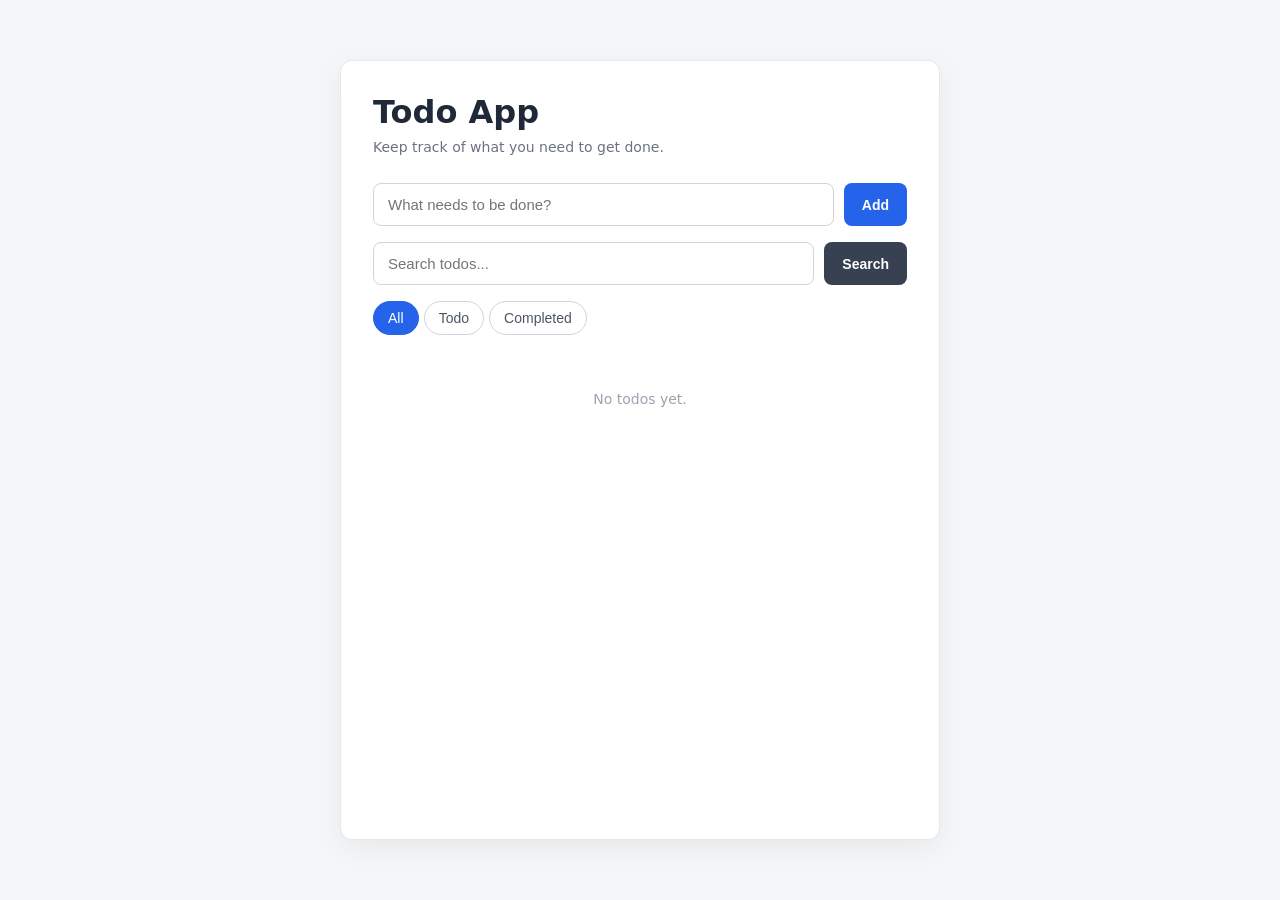
<file: machine-coding/1-todo-app/index.html>
<!doctype html>
<html lang="en">
    <head>
        <meta charset="UTF-8" />
        <meta name="viewport" content="width=device-width, initial-scale=1.0" />

        <title>Todo App Practice</title>

        <link rel="stylesheet" href="style.css" />
    </head>

    <body>
        <main class="todo-app">
            <section class="todo-app__container">
                <header class="todo-app__header">
                    <h1 class="todo-app__title">Todo App</h1>
                    <p class="todo-app__subtitle">
                        Keep track of what you need to get done.
                    </p>
                </header>

                <!-- Add Todo -->
                <form id="todo-input-form" class="todo-form todo-form--add">
                    <input
                        id="todo-add-input"
                        class="todo-form__input"
                        type="text"
                        placeholder="What needs to be done?"
                        autocomplete="off"
                    />

                    <button
                        id="todo-add-button"
                        class="todo-form__button"
                        type="submit"
                    >
                        Add
                    </button>
                </form>

                <!-- Search -->
                <form
                    id="search-input-form"
                    class="todo-form todo-form--search"
                >
                    <input
                        id="search-input"
                        class="todo-form__input"
                        type="search"
                        placeholder="Search todos..."
                        autocomplete="off"
                    />

                    <button
                        id="search-todo-button"
                        class="todo-form__button todo-form__button--secondary"
                        type="submit"
                    >
                        Search
                    </button>
                </form>

                <!-- Filters -->
                <div class="todo-filters">
                    <button
                        id="all-button"
                        class="todo-filters__button todo-filters__button--active"
                        type="button"
                    >
                        All
                    </button>

                    <button
                        id="todo-button"
                        class="todo-filters__button"
                        type="button"
                    >
                        Todo
                    </button>

                    <button
                        id="completed-button"
                        class="todo-filters__button"
                        type="button"
                    >
                        Completed
                    </button>
                </div>

                <!-- Todo List -->
                <ul id="todo-list" class="todo-list"></ul>

                <!-- Empty State -->
                <p id="todo-empty-state" class="todo-list__empty">
                    No todos yet.
                </p>

                <!-- Actions -->
                <div class="todo-actions">
                    <button
                        id="mark-all-done-button"
                        class="todo-actions__button"
                        type="button"
                        hidden
                    >
                        Mark all done
                    </button>

                    <button
                        id="clear-all-button"
                        class="todo-actions__button todo-actions__button--danger"
                        type="button"
                        hidden
                    >
                        Clear all
                    </button>
                </div>
            </section>
        </main>

        <script src="script.js"></script>
    </body>
</html>
</file>
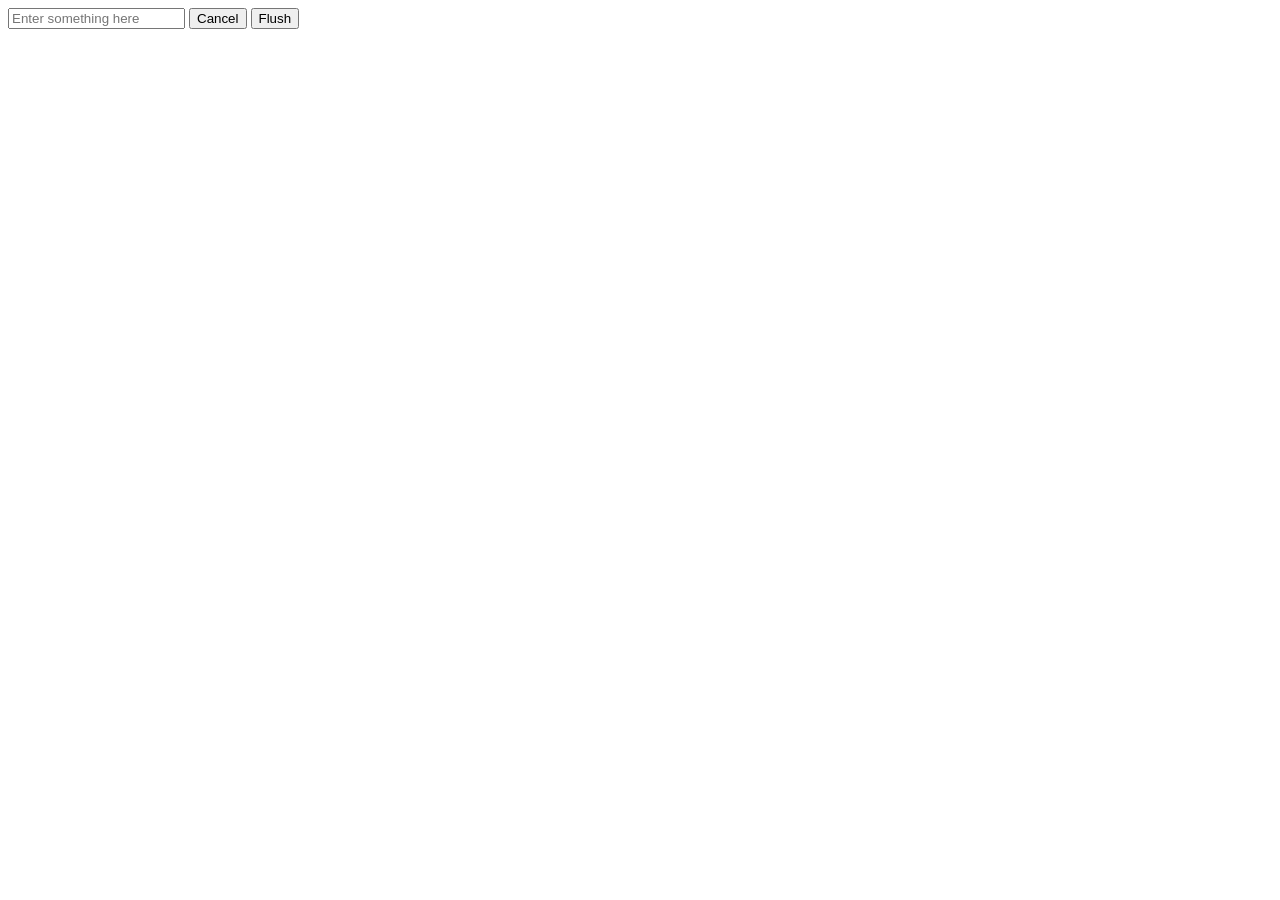
<file: utilities/phase-1/13-debounce/index.html>
<!doctype html>
<html lang="en">
    <head>
        <meta charset="UTF-8" />
        <meta name="viewport" content="width=device-width, initial-scale=1.0" />
        <title>Debounce</title>
    </head>
    <body>
        <input type="text" id="input" placeholder="Enter something here" />
        <!--<button id="submit-btn">Click</button>-->
        <button id="cancel-debounce">Cancel</button>
        <button id="flush-debounce">Flush</button>
        <script src="debounce.js"></script>
    </body>
</html>
</file>
<file: machine-coding/1-todo-app/style.css>
/* =========================
   Reset
========================= */

* {
    box-sizing: border-box;
}

body {
    margin: 0;
    min-height: 100vh;

    font-family:
        Inter,
        system-ui,
        -apple-system,
        BlinkMacSystemFont,
        "Segoe UI",
        sans-serif;

    background: #f4f6f8;
    color: #1f2937;
}

/* =========================
   App
========================= */

.todo-app {
    min-height: 100vh;

    display: flex;
    justify-content: center;

    padding: 60px 20px;
}

.todo-app__container {
    width: 100%;
    max-width: 600px;

    padding: 32px;

    background: #ffffff;

    border: 1px solid #e5e7eb;
    border-radius: 12px;

    box-shadow: 0 8px 30px rgba(0, 0, 0, 0.06);
}

/* =========================
   Header
========================= */

.todo-app__header {
    margin-bottom: 28px;
}

.todo-app__title {
    margin: 0;

    font-size: 32px;
    line-height: 1.2;
}

.todo-app__subtitle {
    margin: 8px 0 0;

    color: #6b7280;
    font-size: 14px;
}

/* =========================
   Forms
========================= */

.todo-form {
    display: flex;
    gap: 10px;

    margin-bottom: 16px;
}

.todo-form__input {
    flex: 1;

    min-width: 0;

    padding: 12px 14px;

    border: 1px solid #d1d5db;
    border-radius: 8px;

    font-size: 15px;

    outline: none;

    transition:
        border-color 0.2s,
        box-shadow 0.2s;
}

.todo-form__input:focus {
    border-color: #2563eb;

    box-shadow: 0 0 0 3px rgba(37, 99, 235, 0.1);
}

.todo-form__button {
    padding: 12px 18px;

    border: none;
    border-radius: 8px;

    background: #2563eb;
    color: #ffffff;

    font-size: 14px;
    font-weight: 600;

    cursor: pointer;

    transition:
        background 0.2s,
        transform 0.1s;
}

.todo-form__button:hover {
    background: #1d4ed8;
}

.todo-form__button:active {
    transform: translateY(1px);
}

.todo-form__button--secondary {
    background: #374151;
}

.todo-form__button--secondary:hover {
    background: #1f2937;
}

/* =========================
   Filters
========================= */

.todo-filters__button {
    padding: 8px 14px;

    border: 1px solid #d1d5db;
    border-radius: 20px;

    background: #ffffff;
    color: #4b5563;

    font-size: 14px;

    cursor: pointer;

    transition:
        background 0.2s,
        color 0.2s,
        border-color 0.2s;
}

.todo-filters__button:hover {
    border-color: #2563eb;
    color: #2563eb;
}

.todo-filters__button--active {
    background: #2563eb;
    border-color: #2563eb;
    color: #ffffff;
}

.todo-filters__button--active:hover {
    background: #1d4ed8;
    border-color: #1d4ed8;
    color: #ffffff;
}

/* =========================
   Todo List
========================= */

.todo-list {
    display: flex;
    flex-direction: column;
    gap: 10px;

    padding: 0;
    margin-top: 16px;

    list-style: none;
}

.todo-list__item {
    display: flex;
    align-items: center;
    gap: 12px;

    padding: 14px 16px;

    border: 1px solid #e5e7eb;
    border-radius: 8px;

    background: #fafafa;

    cursor: pointer;

    transition:
        background 0.2s,
        border-color 0.2s;
}

.todo-list__item:hover {
    background: #f3f4f6;
    border-color: #d1d5db;
}

.todo-list__checkbox {
    width: 18px;
    height: 18px;

    flex-shrink: 0;

    cursor: pointer;
}

.todo-list__title {
    flex: 1;

    font-size: 15px;

    overflow-wrap: anywhere;
}

.todo-list__delete {
    padding: 7px 10px;

    border: 1px solid #fecaca;
    border-radius: 6px;

    background: #ffffff;
    color: #dc2626;

    font-size: 13px;
    font-weight: 500;

    cursor: pointer;
}

.todo-list__delete:hover {
    background: #fef2f2;
}

/* =========================
   Empty State
========================= */

.todo-list__empty {
    padding: 24px;

    margin: 0;

    text-align: center;

    color: #9ca3af;
    font-size: 14px;
}

/* =========================
   Bottom Actions
========================= */

.todo-actions {
    display: flex;
    gap: 10px;

    margin-top: 20px;
}

.todo-actions__button {
    flex: 1;

    padding: 10px 14px;

    border: 1px solid #d1d5db;
    border-radius: 8px;

    background: #ffffff;
    color: #374151;

    font-size: 14px;
    font-weight: 500;

    cursor: pointer;
}

.todo-actions__button:hover {
    background: #f3f4f6;
}

.todo-actions__button--danger {
    border-color: #fecaca;
    color: #dc2626;
}

.todo-actions__button--danger:hover {
    background: #fef2f2;
}

/* =========================
   Responsive
========================= */

@media (max-width: 600px) {
    .todo-app {
        padding: 20px 12px;
    }

    .todo-app__container {
        padding: 20px;
    }

    .todo-form {
        flex-direction: column;
    }

    .todo-form__button {
        width: 100%;
    }

    .todo-filters {
        overflow-x: auto;
    }

    .todo-filters__button {
        flex-shrink: 0;
    }
}
</file>
